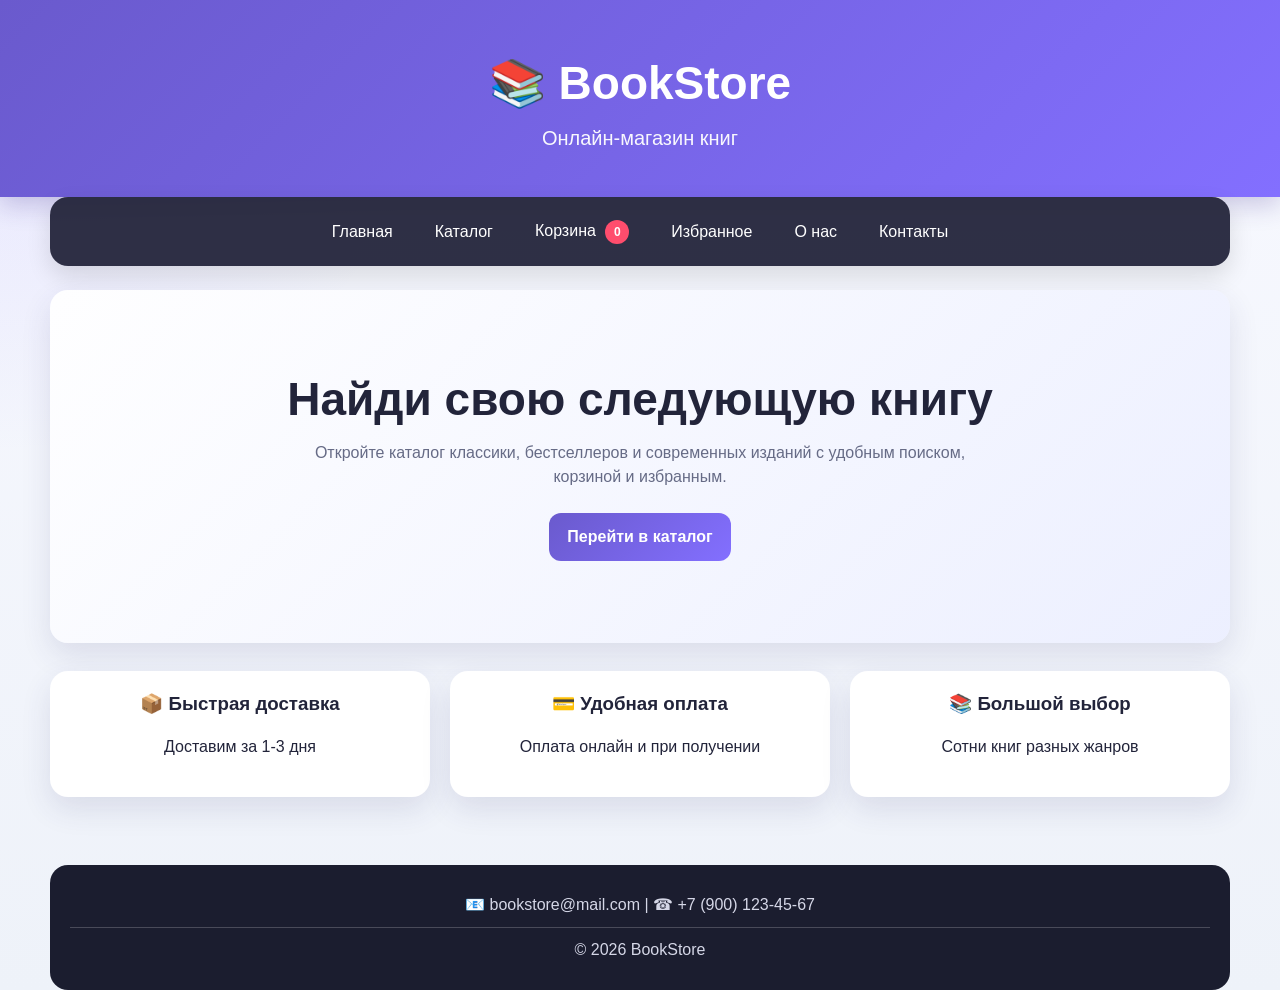
<file: index.html>
<!doctype html>
<html lang="ru">
  <head>
    <meta charset="UTF-8" />
    <meta name="viewport" content="width=device-width, initial-scale=1.0" />
    <title>Книжный магазин</title>
    <link rel="stylesheet" href="style.css" />
  </head>
  <body>
    <header class="header">
      <h1>📚 BookStore</h1>
      <p>Онлайн-магазин книг</p>
    </header>

    <nav class="nav">
      <a href="index.html">Главная</a>
      <a href="catalog.html">Каталог</a>
      <a href="cart.html">
        Корзина <span id="cart-count" class="cart-count">0</span>
      </a>
      <a href="favorites.html">Избранное</a>
      <a href="about.html">О нас</a>
      <a href="contacts.html">Контакты</a>
    </nav>

    <section class="hero">
      <h2>Найди свою следующую книгу</h2>
      <p>Откройте каталог классики, бестселлеров и современных изданий с удобным поиском, корзиной и избранным.</p>
      <a href="catalog.html" class="btn">Перейти в каталог</a>
    </section>

<section class="features">
      <div class="feature">
        <h3>📦 Быстрая доставка</h3>
        <p>Доставим за 1-3 дня</p>
      </div>
      <div class="feature">
        <h3>💳 Удобная оплата</h3>
        <p>Оплата онлайн и при получении</p>
      </div>
      <div class="feature">
        <h3>📚 Большой выбор</h3>
        <p>Сотни книг разных жанров</p>
      </div>
    </section>

<footer class="footer">
  <div class="footer-info">
    📧 bookstore@mail.com | ☎ +7 (900) 123-45-67
  </div>
    <div class="foot">© 2026 BookStore</div>
</footer>
    <script src="script.js"></script>
  </body>
</html>
</file>
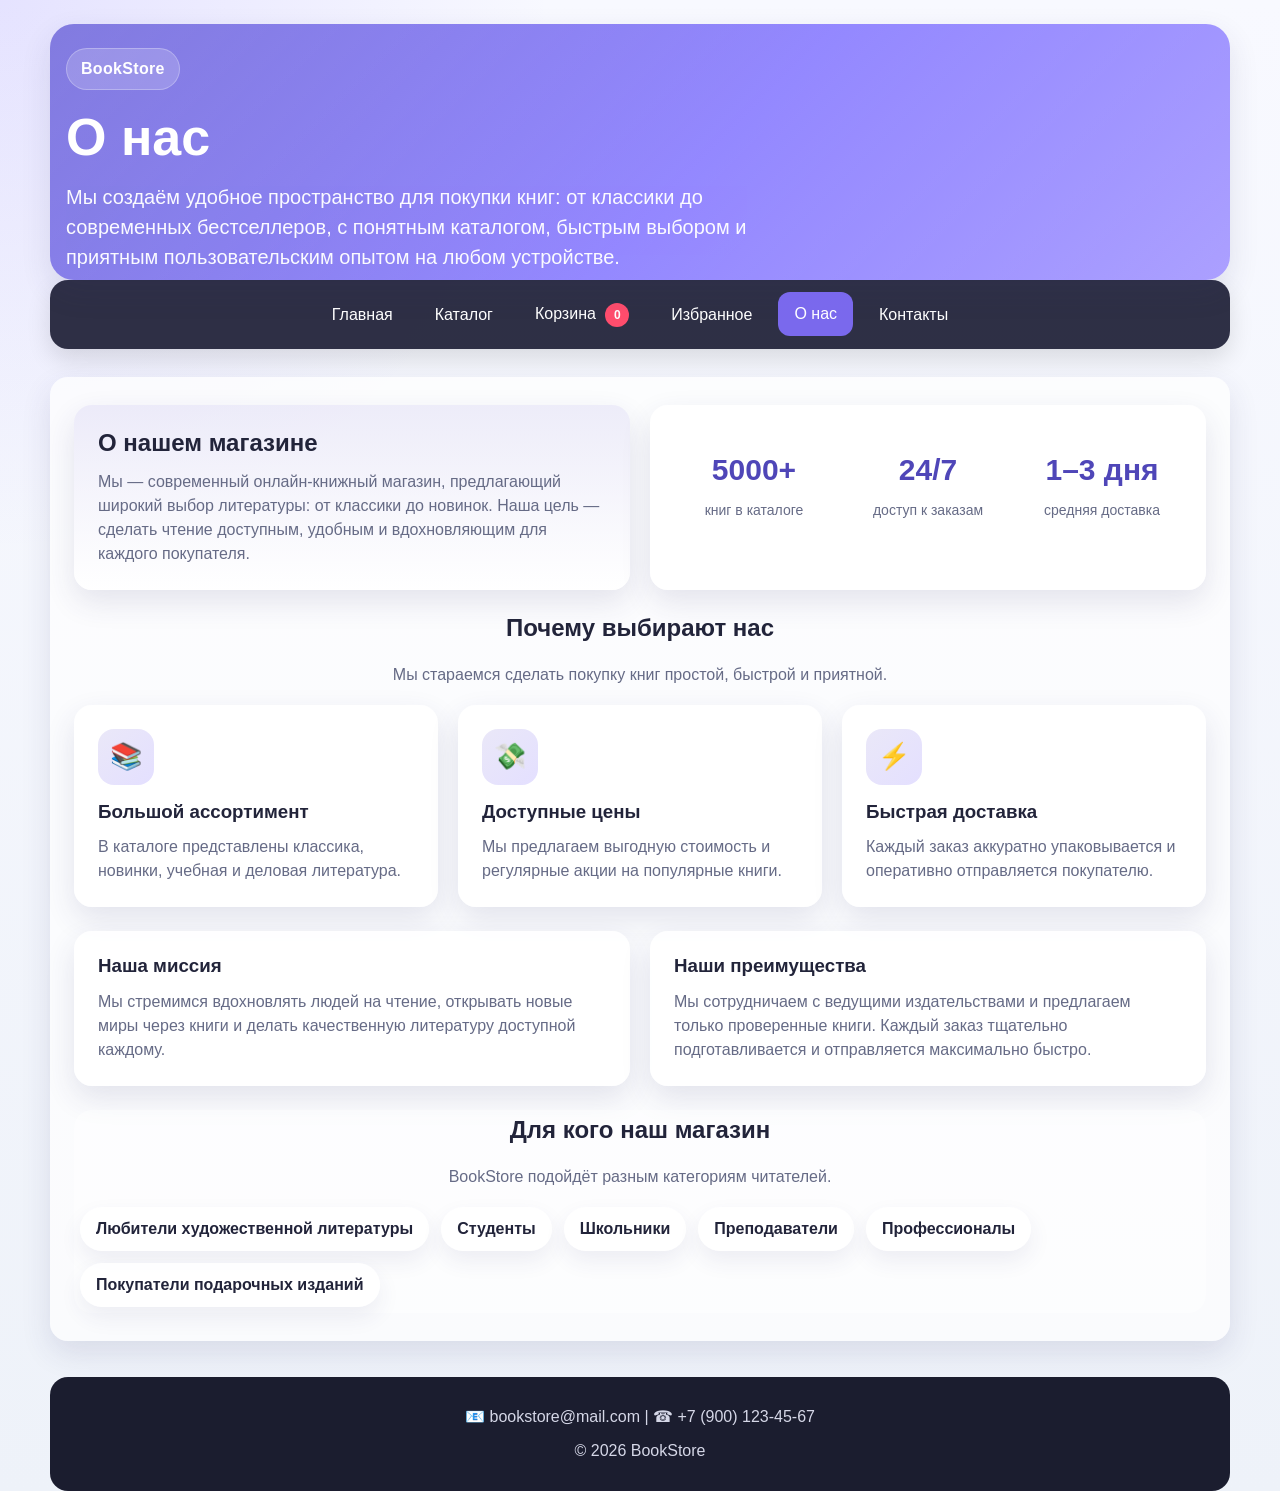
<file: about.html>
<!doctype html>
<html lang="ru">
  <head>
    <meta charset="UTF-8" />
    <meta name="viewport" content="width=device-width, initial-scale=1.0" />
    <title>О нас</title>
    <link rel="stylesheet" href="style.css" />
  </head>
  <body>
    <header class="page-hero page-hero-about">
      <div class="page-hero__content">
        <span class="page-badge">BookStore</span>
        <h1>О нас</h1>
        <p>
          Мы создаём удобное пространство для покупки книг: от классики до
          современных бестселлеров, с понятным каталогом, быстрым выбором и
          приятным пользовательским опытом на любом устройстве.
        </p>
      </div>
    </header>

    <nav class="nav">
      <a href="index.html">Главная</a>
      <a href="catalog.html">Каталог</a>
      <a href="cart.html">Корзина <span id="cart-count" class="cart-count">0</span></a>
      <a href="favorites.html">Избранное</a>
      <a href="about.html" aria-current="page">О нас</a>
      <a href="contacts.html">Контакты</a>
    </nav>

    <main class="container page-shell">
      <section class="about-intro card-grid card-grid--two">
        <article class="info-card info-card--highlight">
          <h2>О нашем магазине</h2>
          <p>
            Мы — современный онлайн-книжный магазин, предлагающий широкий выбор
            литературы: от классики до новинок. Наша цель — сделать чтение
            доступным, удобным и вдохновляющим для каждого покупателя.
          </p>
        </article>

        <article class="stats-panel">
          <div class="stat-item">
            <strong>5000+</strong>
            <span>книг в каталоге</span>
          </div>
          <div class="stat-item">
            <strong>24/7</strong>
            <span>доступ к заказам</span>
          </div>
          <div class="stat-item">
            <strong>1–3 дня</strong>
            <span>средняя доставка</span>
          </div>
        </article>
      </section>

      <section class="section-block">
        <div class="section-heading">
          <h2>Почему выбирают нас</h2>
          <p>Мы стараемся сделать покупку книг простой, быстрой и приятной.</p>
        </div>

        <div class="card-grid card-grid--three">
          <article class="info-card icon-card">
            <div class="icon-circle">📚</div>
            <h3>Большой ассортимент</h3>
            <p>В каталоге представлены классика, новинки, учебная и деловая литература.</p>
          </article>
          <article class="info-card icon-card">
            <div class="icon-circle">💸</div>
            <h3>Доступные цены</h3>
            <p>Мы предлагаем выгодную стоимость и регулярные акции на популярные книги.</p>
          </article>
          <article class="info-card icon-card">
            <div class="icon-circle">⚡</div>
            <h3>Быстрая доставка</h3>
            <p>Каждый заказ аккуратно упаковывается и оперативно отправляется покупателю.</p>
          </article>
        </div>
      </section>

      <section class="section-block card-grid card-grid--two">
        <article class="info-card">
          <h3>Наша миссия</h3>
          <p>
            Мы стремимся вдохновлять людей на чтение, открывать новые миры через
            книги и делать качественную литературу доступной каждому.
          </p>
        </article>
        <article class="info-card">
          <h3>Наши преимущества</h3>
          <p>
            Мы сотрудничаем с ведущими издательствами и предлагаем только
            проверенные книги. Каждый заказ тщательно подготавливается и
            отправляется максимально быстро.
          </p>
        </article>
      </section>

      <section class="section-block audience-block">
        <div class="section-heading">
          <h2>Для кого наш магазин</h2>
          <p>BookStore подойдёт разным категориям читателей.</p>
        </div>
        <div class="tag-list">
          <span>Любители художественной литературы</span>
          <span>Студенты</span>
          <span>Школьники</span>
          <span>Преподаватели</span>
          <span>Профессионалы</span>
          <span>Покупатели подарочных изданий</span>
        </div>
      </section>
    </main>

    <footer>
      <div class="footer-info">📧 bookstore@mail.com | ☎ +7 (900) 123-45-67</div>
      © 2026 BookStore
    </footer>
  </body>
</html>
</file>
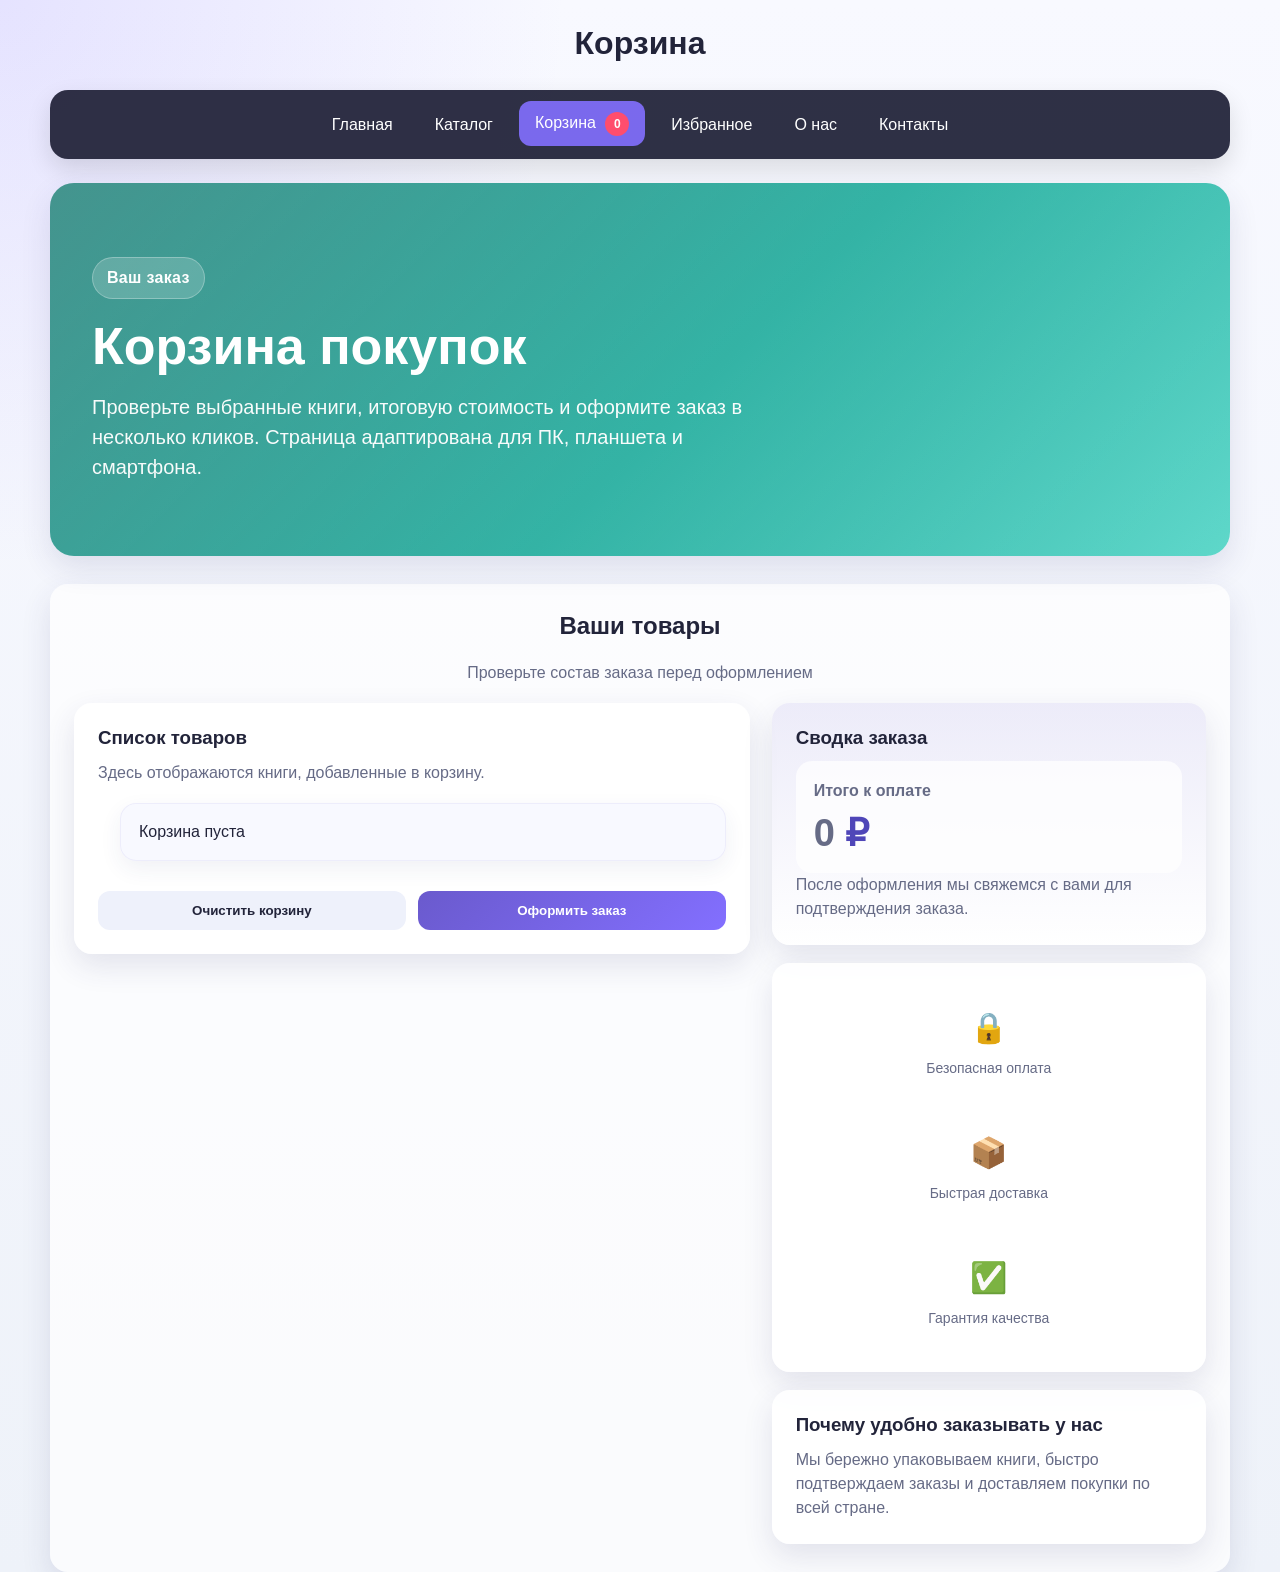
<file: cart.html>
<!doctype html>
<html lang="ru">
  <head>
    <meta charset="UTF-8" />
    <meta name="viewport" content="width=device-width, initial-scale=1.0" />
    <title>Корзина</title>
    <link rel="stylesheet" href="style.css" />
  </head>
  <body>
    <header><h1>Корзина</h1></header>
    <nav class="nav">
      <a href="index.html">Главная</a>
      <a href="catalog.html">Каталог</a>
      <a href="cart.html" aria-current="page">
        Корзина <span id="cart-count" class="cart-count">0</span>
      </a>
      <a href="favorites.html">Избранное</a>
      <a href="about.html">О нас</a>
      <a href="contacts.html">Контакты</a>
    </nav>

    <section class="page-hero page-hero-cart">
      <div class="page-hero__content">
        <span class="page-badge">Ваш заказ</span>
        <h1>Корзина покупок</h1>
        <p>
          Проверьте выбранные книги, итоговую стоимость и оформите заказ в несколько
          кликов. Страница адаптирована для ПК, планшета и смартфона.
        </p>
      </div>
    </section>

    <main class="container page-shell">
      <section class="section-block">
        <div class="section-heading">
          <h2>Ваши товары</h2>
          <p>Проверьте состав заказа перед оформлением</p>
        </div>

        <div class="cart-layout">
          <section class="cart-main info-card">
            <div class="cart-list-head">
              <h3>Список товаров</h3>
              <p>Здесь отображаются книги, добавленные в корзину.</p>
            </div>

            <ul id="cart-items" class="cart-items-list"></ul>

            <div class="cart-actions">
              <button class="btn-secondary" onclick="clearCart()">Очистить корзину</button>
              <button onclick="openCheckout()">Оформить заказ</button>
            </div>
          </section>

          <aside class="cart-summary">
            <div class="info-card info-card--highlight">
              <h3>Сводка заказа</h3>
              <div class="order-total">
                <span>Итого к оплате</span>
                <strong><span id="total"></span> ₽</strong>
              </div>
              <div class="summary-note">
                <p>После оформления мы свяжемся с вами для подтверждения заказа.</p>
              </div>
            </div>

            <div class="stats-panel cart-benefits">
              <div class="stat-item">
                <strong>🔒</strong>
                <span>Безопасная оплата</span>
              </div>
              <div class="stat-item">
                <strong>📦</strong>
                <span>Быстрая доставка</span>
              </div>
              <div class="stat-item">
                <strong>✅</strong>
                <span>Гарантия качества</span>
              </div>
            </div>

            <div class="info-card">
              <h3>Почему удобно заказывать у нас</h3>
              <p>
                Мы бережно упаковываем книги, быстро подтверждаем заказы и
                доставляем покупки по всей стране.
              </p>
            </div>
          </aside>
        </div>
      </section>

      <div id="popup" class="popup"></div>
    </main>

    <div id="modal" class="modal">
      <div class="modal-content modal-content--checkout">
        <h3>Оформление заказа</h3>
        <p class="modal-text">Оставьте номер телефона, и мы свяжемся с вами для подтверждения.</p>
        <input id="phone" placeholder="Телефон" />
        <div class="modal-actions">
          <button onclick="submitOrder()">Отправить</button>
          <button class="btn-secondary" onclick="closeModal()">Закрыть</button>
        </div>
      </div>
    </div>

    <script src="script.js"></script>
  </body>
</html>
</file>
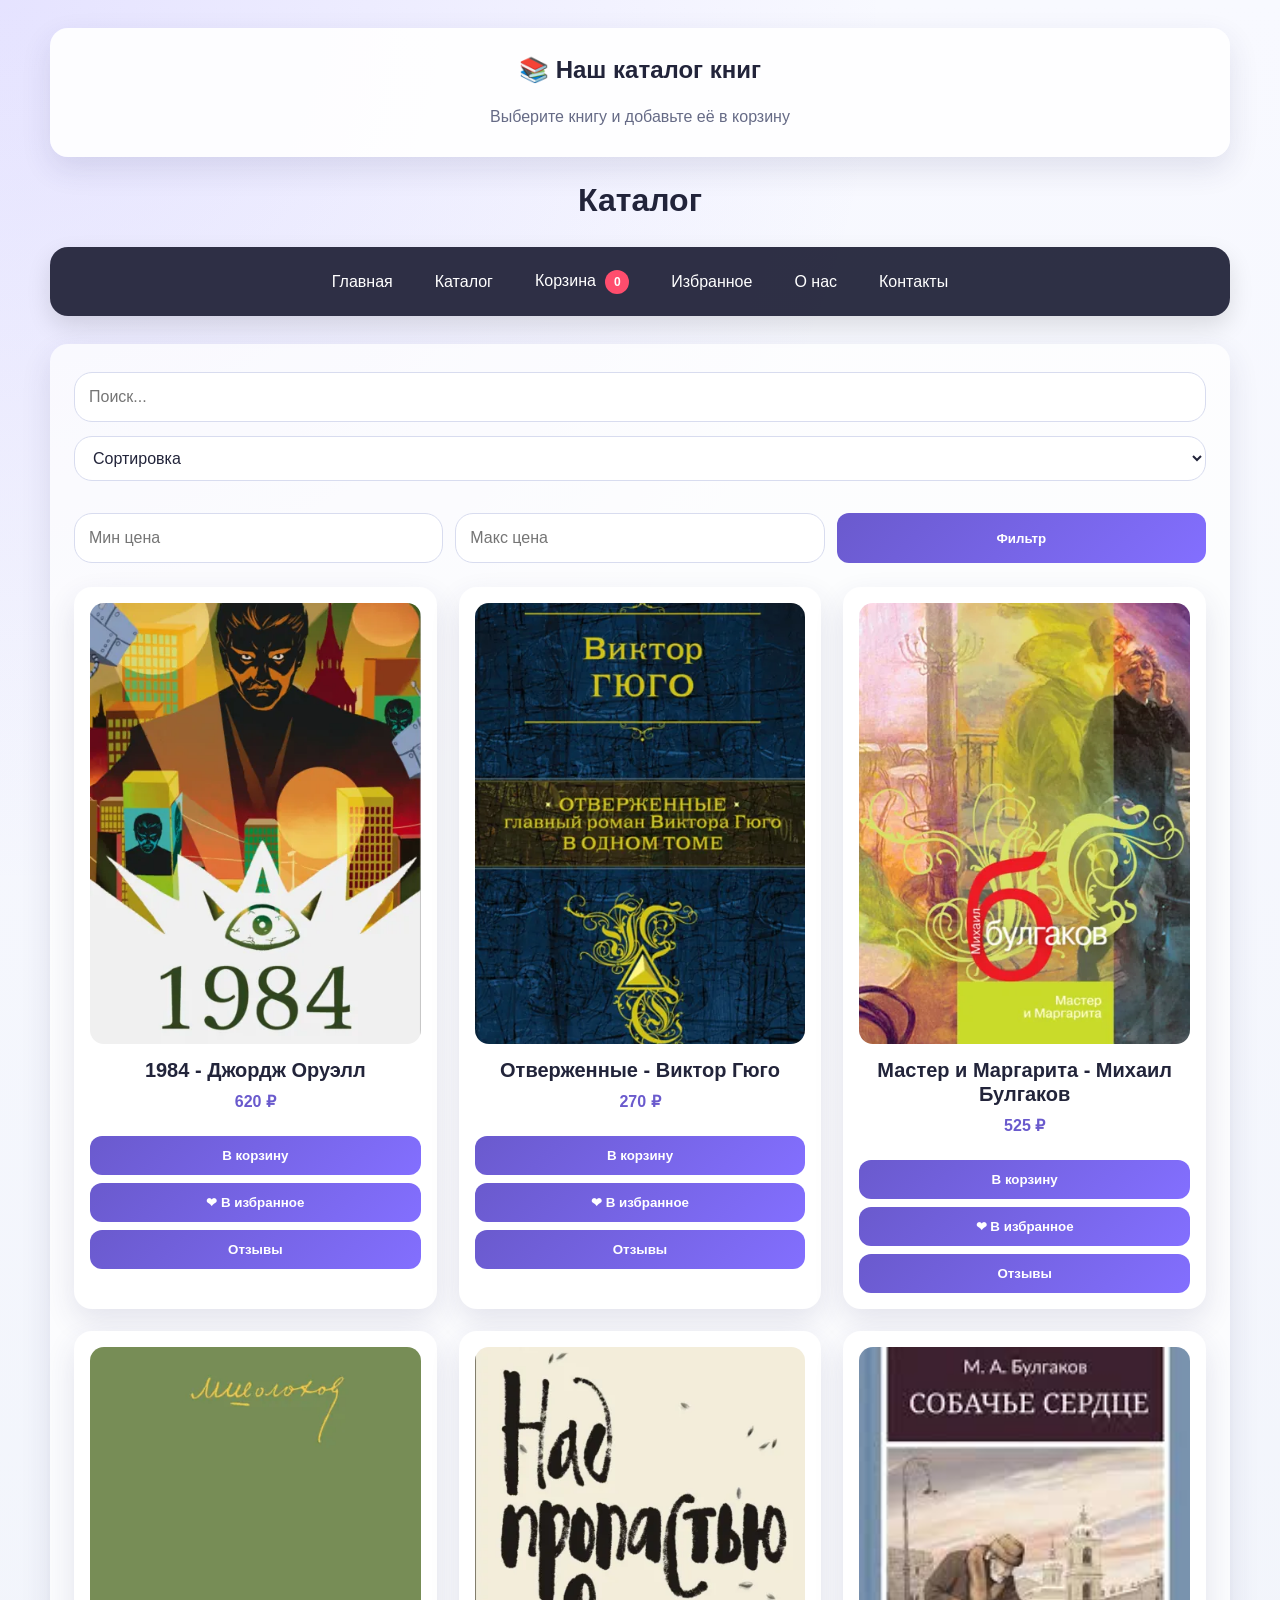
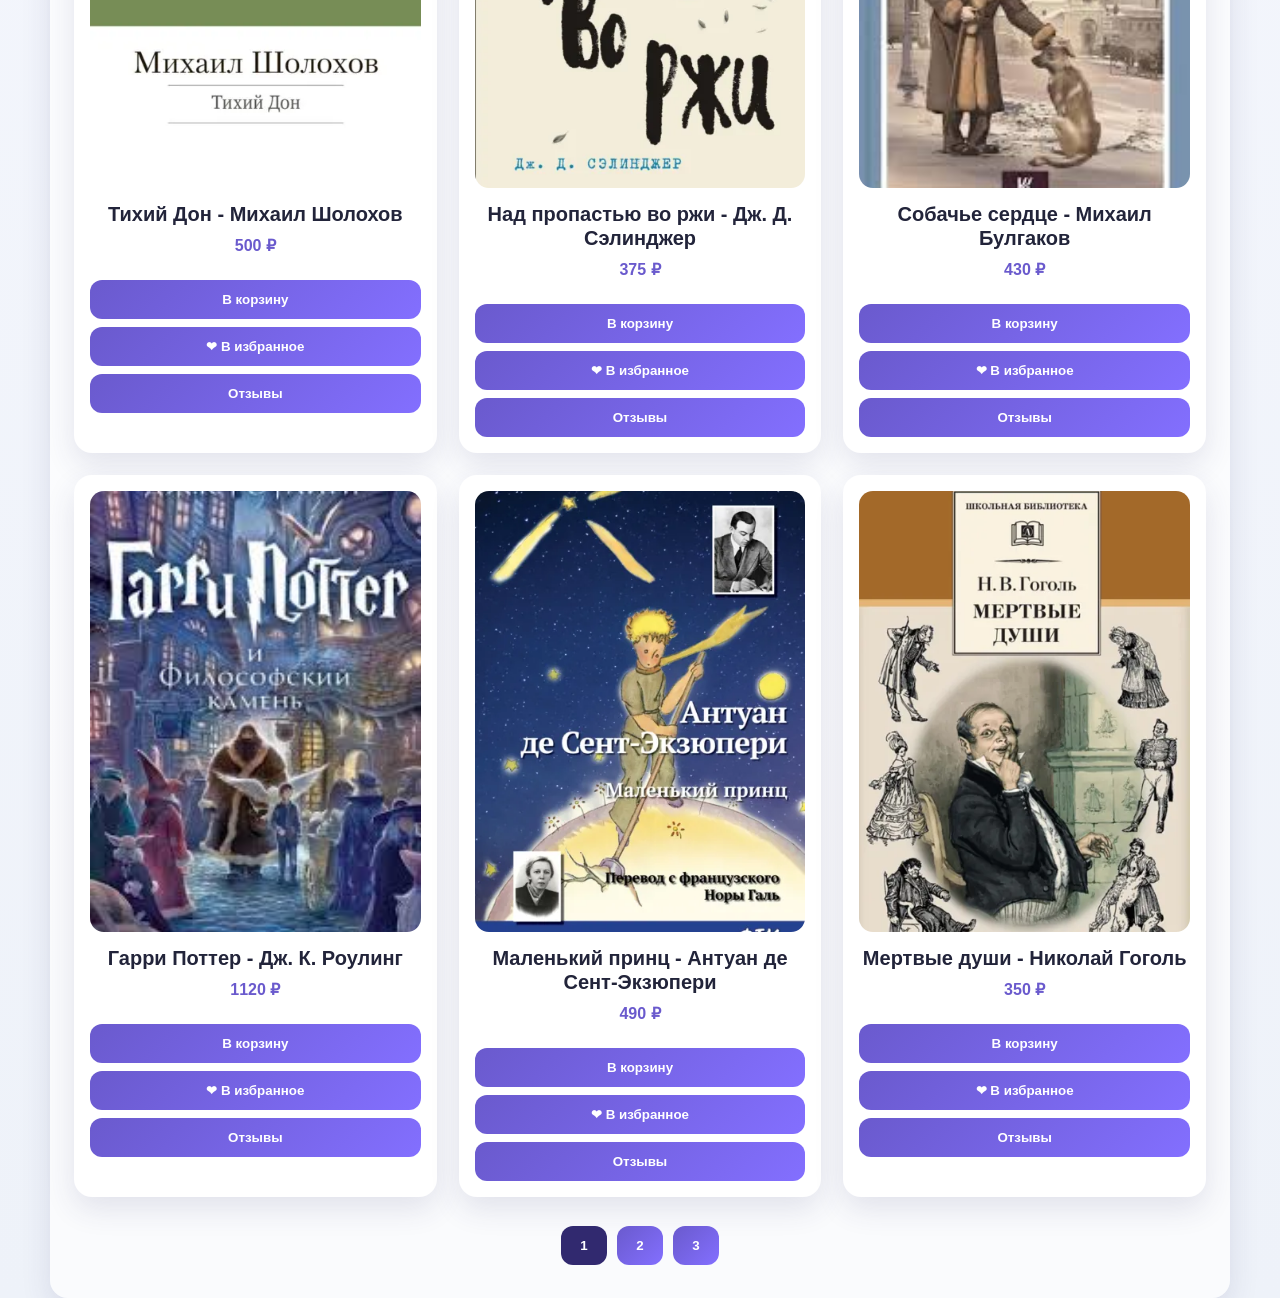
<file: catalog.html>
<!doctype html>
<html lang="ru">
  <head>
    <meta charset="UTF-8" />
    <meta name="viewport" content="width=device-width, initial-scale=1.0" />
    <title>Каталог</title>
    <link rel="stylesheet" href="style.css" />
  </head>
  <body>
    <div class="catalog-header">
      <h2>📚 Наш каталог книг</h2>
      <p>Выберите книгу и добавьте её в корзину</p>
    </div>
    <header><h1>Каталог</h1></header>
    <nav class="nav">
      <a href="index.html">Главная</a>
      <a href="catalog.html">Каталог</a>
      <a href="cart.html">
        Корзина <span id="cart-count" class="cart-count">0</span>
      </a>
      <a href="favorites.html">Избранное</a>
      <a href="about.html">О нас</a>
      <a href="contacts.html">Контакты</a>
    </nav>

    <div class="container">
      <input
        type="text"
        id="search"
        placeholder="Поиск..."
        oninput="searchBooks()"
      />
      <select onchange="sortBooks(this.value)">
        <option value="">Сортировка</option>
        <option value="price">Сначала дешевые</option>
        <option value="priceDesc">Сначала дорогие</option>
        <option value="alpha">По алфавиту (А-Я)</option>
      </select>
<div class="filters">
  <input type="number" id="minPrice" placeholder="Мин цена">
  <input type="number" id="maxPrice" placeholder="Макс цена">
  <button onclick="applyFilters()">Фильтр</button>
</div>
      <div class="books" id="book-list"></div>

      <div id="pagination" class="pagination"></div>

      <div id="reviewModal" class="modal">
  <div class="modal-content">
    <h3>Отзывы</h3>
    <div id="reviewList"></div>

    <input id="reviewName" placeholder="Имя"><br><br>
    <textarea id="reviewText" placeholder="Отзыв"></textarea><br><br>

    <button onclick="addReview()">Добавить</button>
    <button onclick="closeReview()">Закрыть</button>
  </div>
</div>
    </div>
    <div id="popup" class="popup"></div>
    <script src="script.js"></script>
  </body>
</html>
</file>
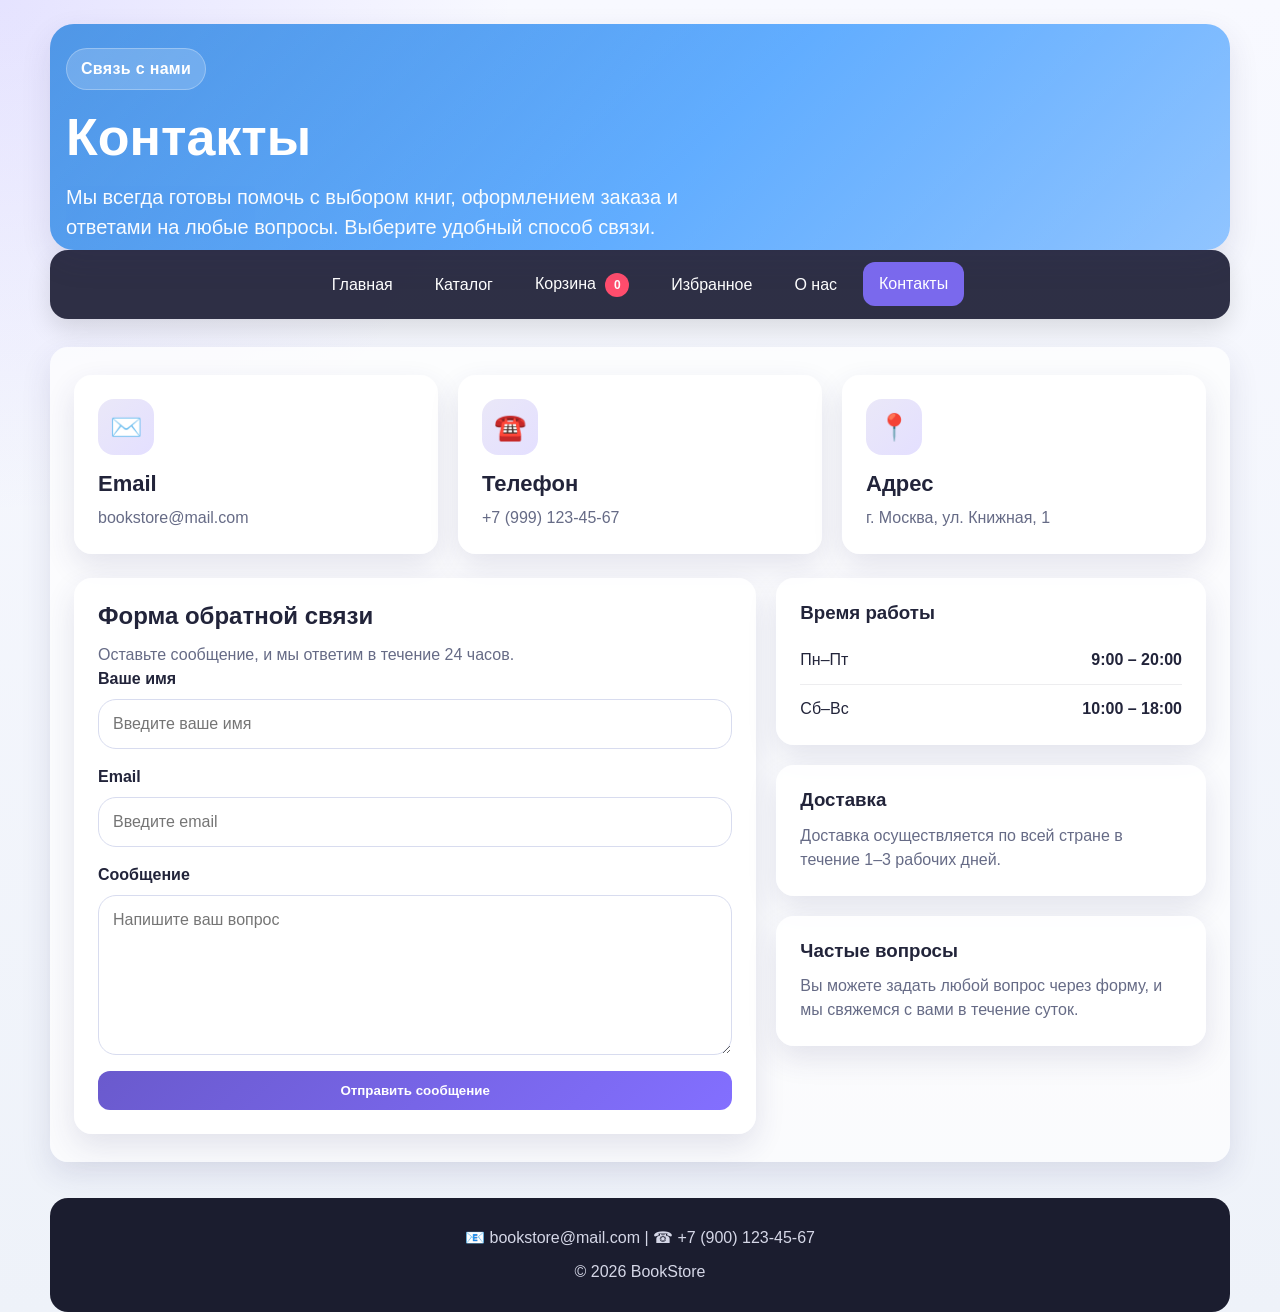
<file: contacts.html>
<!doctype html>
<html lang="ru">
  <head>
    <meta charset="UTF-8" />
    <meta name="viewport" content="width=device-width, initial-scale=1.0" />
    <title>Контакты</title>
    <link rel="stylesheet" href="style.css" />
  </head>
  <body>
    <header class="page-hero page-hero-contacts">
      <div class="page-hero__content">
        <span class="page-badge">Связь с нами</span>
        <h1>Контакты</h1>
        <p>
          Мы всегда готовы помочь с выбором книг, оформлением заказа и ответами
          на любые вопросы. Выберите удобный способ связи.
        </p>
      </div>
    </header>

    <nav class="nav">
      <a href="index.html">Главная</a>
      <a href="catalog.html">Каталог</a>
      <a href="cart.html">Корзина <span id="cart-count" class="cart-count">0</span></a>
      <a href="favorites.html">Избранное</a>
      <a href="about.html">О нас</a>
      <a href="contacts.html" aria-current="page">Контакты</a>
    </nav>

    <main class="container page-shell">
      <section class="card-grid card-grid--three contact-cards">
        <article class="info-card icon-card">
          <div class="icon-circle">✉️</div>
          <h2>Email</h2>
          <p>bookstore@mail.com</p>
        </article>
        <article class="info-card icon-card">
          <div class="icon-circle">☎️</div>
          <h2>Телефон</h2>
          <p>+7 (999) 123-45-67</p>
        </article>
        <article class="info-card icon-card">
          <div class="icon-circle">📍</div>
          <h2>Адрес</h2>
          <p>г. Москва, ул. Книжная, 1</p>
        </article>
      </section>

      <section class="contact-layout">
        <article class="info-card form-card">
          <div class="section-heading section-heading--left">
            <h2>Форма обратной связи</h2>
            <p>Оставьте сообщение, и мы ответим в течение 24 часов.</p>
          </div>
          <form class="contact-form" onsubmit="sendForm(event)">
            <label>
              <span>Ваше имя</span>
              <input type="text" placeholder="Введите ваше имя" required />
            </label>
            <label>
              <span>Email</span>
              <input type="email" placeholder="Введите email" required />
            </label>
            <label>
              <span>Сообщение</span>
              <textarea placeholder="Напишите ваш вопрос" required></textarea>
            </label>
            <button type="submit">Отправить сообщение</button>
          </form>
        </article>

        <aside class="contact-side">
          <article class="info-card schedule-card">
            <h3>Время работы</h3>
            <div class="schedule-row"><span>Пн–Пт</span><strong>9:00 – 20:00</strong></div>
            <div class="schedule-row"><span>Сб–Вс</span><strong>10:00 – 18:00</strong></div>
          </article>

          <article class="info-card">
            <h3>Доставка</h3>
            <p>Доставка осуществляется по всей стране в течение 1–3 рабочих дней.</p>
          </article>

          <article class="info-card">
            <h3>Частые вопросы</h3>
            <p>Вы можете задать любой вопрос через форму, и мы свяжемся с вами в течение суток.</p>
          </article>
        </aside>
      </section>
    </main>

    <footer>
      <div class="footer-info">📧 bookstore@mail.com | ☎ +7 (900) 123-45-67</div>
      © 2026 BookStore
    </footer>

    <div id="popup" class="popup"></div>
    <script src="script.js"></script>
  </body>
</html>
</file>
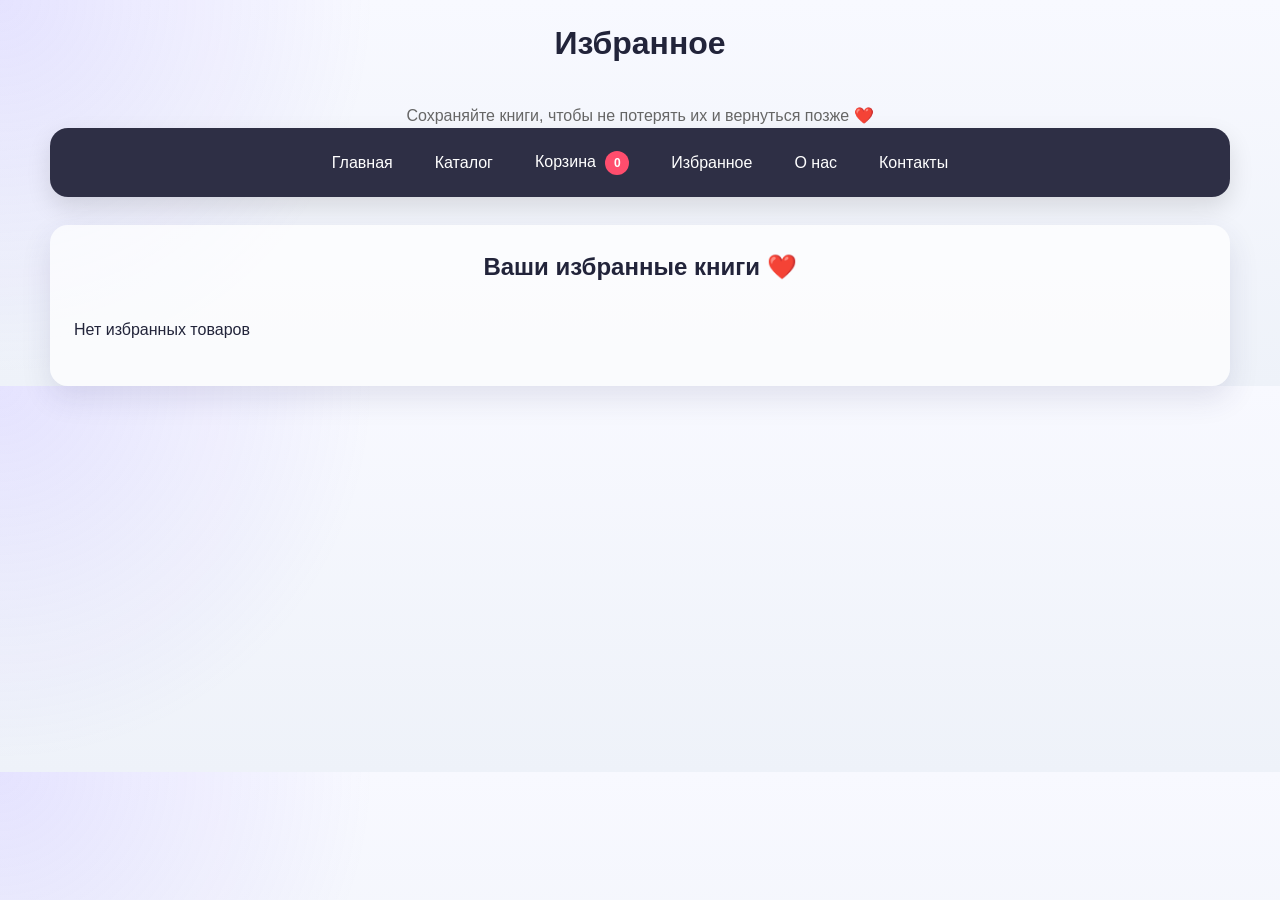
<file: favorites.html>
<!DOCTYPE html>
<html lang="ru">
<head>
  <meta charset="UTF-8">
  <meta name="viewport" content="width=device-width, initial-scale=1.0">
  <title>Избранное</title>
  <link rel="stylesheet" href="style.css">
</head>
<body>

<header><h1>Избранное</h1></header>
<p style="text-align:center; color:#666;">
Сохраняйте книги, чтобы не потерять их и вернуться позже ❤️
</p>

<nav class="nav">
  <a href="index.html">Главная</a>
  <a href="catalog.html">Каталог</a>
  <a href="cart.html">
    Корзина <span id="cart-count" class="cart-count">0</span>
  </a>
  <a href="favorites.html">Избранное</a>
  <a href="about.html">О нас</a>
  <a href="contacts.html">Контакты</a>
</nav>

<div class="container">
  <h2>Ваши избранные книги ❤️</h2>
  <div id="fav-list" class="books"></div>
</div>

<script src="script.js"></script>
</body>
</html>
</file>
<file: style.css>
* {
  box-sizing: border-box;
}

:root {
  --bg: #f5f7fb;
  --surface: #ffffff;
  --surface-soft: #f8f9ff;
  --text: #22243a;
  --muted: #666b86;
  --accent: #6a5acd;
  --accent-2: #836fff;
  --accent-dark: #4f46b8;
  --shadow: 0 12px 30px rgba(46, 52, 110, 0.12);
  --radius: 18px;
  --container: 1180px;
}

html {
  scroll-behavior: smooth;
}

body {
  margin: 0;
  min-width: 320px;
  font-family: Arial, Helvetica, sans-serif;
  line-height: 1.5;
  color: var(--text);
  background:
    radial-gradient(circle at top left, rgba(131, 111, 255, 0.16), transparent 28%),
    linear-gradient(180deg, #f8f9ff 0%, #eef2f9 100%);
}

a {
  color: inherit;
}

img {
  display: block;
  width: 100%;
  max-width: 100%;
  height: auto;
}

h1,
h2,
h3 {
  margin-top: 0;
  line-height: 1.2;
}

h1,
h2 {
  text-align: center;
  margin-bottom: 20px;
}

header:not(.header) {
  padding: 24px 16px 8px;
}

.header {
  background: linear-gradient(135deg, var(--accent), var(--accent-2));
  color: #fff;
  text-align: center;
  padding: 56px 20px 44px;
  box-shadow: 0 8px 24px rgba(57, 41, 143, 0.24);
}

.header h1 {
  margin: 0;
  font-size: clamp(30px, 5vw, 46px);
}

.header p {
  margin: 12px 0 0;
  opacity: 0.95;
  font-size: clamp(16px, 2vw, 20px);
}

.catalog-header,
.container,
.hero,
.features,
footer {
  width: min(calc(100% - 32px), var(--container));
  margin-left: auto;
  margin-right: auto;
}

.catalog-header,
.container,
.feature,
.book,
.modal-content,
.cart-info,
.hero,
footer,
.nav,
input,
select,
textarea {
  border-radius: var(--radius);
}

.catalog-header {
  margin-top: 28px;
  text-align: center;
  background: rgba(255, 255, 255, 0.92);
  padding: 28px 22px;
  box-shadow: var(--shadow);
}

.catalog-header p {
  margin: 0;
  color: var(--muted);
}

.nav {
  display: flex;
  justify-content: center;
  align-items: center;
  flex-wrap: wrap;
  gap: 10px;
  width: min(calc(100% - 32px), var(--container));
  margin: 0 auto;
  padding: 12px;
  background: rgba(34, 36, 58, 0.94);
  box-shadow: 0 10px 25px rgba(0, 0, 0, 0.12);
}

.nav a {
  color: #fff;
  padding: 10px 16px;
  text-decoration: none;
  border-radius: 12px;
  transition: background-color 0.25s ease, transform 0.25s ease;
  white-space: nowrap;
}

.nav a:hover,
.nav a:focus-visible,
.nav a[aria-current="page"] {
  background: rgba(131, 111, 255, 0.9);
  transform: translateY(-1px);
  outline: none;
}

.hero {
  margin-top: 24px;
  padding: clamp(36px, 7vw, 82px) clamp(18px, 3vw, 42px);
  text-align: center;
  background: linear-gradient(135deg, rgba(255, 255, 255, 0.95), rgba(236, 239, 255, 0.95));
  box-shadow: var(--shadow);
}

.hero h2 {
  font-size: clamp(28px, 4vw, 46px);
  margin-bottom: 14px;
}

.hero p {
  max-width: 700px;
  margin: 0 auto 24px;
  color: var(--muted);
}

.btn,
button {
  appearance: none;
  -webkit-appearance: none;
  background: linear-gradient(135deg, var(--accent), var(--accent-2));
  color: #fff;
  padding: 12px 18px;
  border-radius: 12px;
  border: none;
  cursor: pointer;
  transition: transform 0.25s ease, box-shadow 0.25s ease, filter 0.25s ease;
  font-weight: 700;
  text-decoration: none;
  display: inline-flex;
  align-items: center;
  justify-content: center;
  gap: 8px;
}

button:hover,
.btn:hover,
button:focus-visible,
.btn:focus-visible {
  transform: translateY(-2px);
  box-shadow: 0 12px 24px rgba(82, 67, 183, 0.28);
  filter: brightness(1.02);
  outline: none;
}

.container {
  margin-top: 28px;
  padding: 28px 24px;
  background: rgba(255, 255, 255, 0.72);
  box-shadow: var(--shadow);
}

.features {
  display: grid;
  grid-template-columns: repeat(3, minmax(0, 1fr));
  gap: 20px;
  padding: 0 0 32px;
  margin-top: 28px;
}

.feature {
  background: var(--surface);
  padding: 22px;
  text-align: center;
  box-shadow: var(--shadow);
}

.books {
  display: grid;
  grid-template-columns: repeat(3, minmax(0, 1fr));
  gap: 22px;
}

.book {
  background: var(--surface);
  padding: 16px;
  box-shadow: var(--shadow);
  text-align: center;
  transition: transform 0.25s ease, box-shadow 0.25s ease;
  min-width: 0;
}

.book:hover {
  transform: translateY(-5px);
}

.book img {
  aspect-ratio: 3 / 4;
  object-fit: cover;
  border-radius: 14px;
  background: #eef0f9;
}

.book h3 {
  margin: 14px 0 8px;
  font-size: 20px;
}

.book p {
  margin: 0 0 14px;
  font-weight: 700;
  color: var(--accent);
}

.book button {
  width: 100%;
  margin-top: 8px;
}

input,
select,
textarea {
  width: 100%;
  padding: 12px 14px;
  border: 1px solid #d8dcef;
  background: #fff;
  color: var(--text);
  font: inherit;
}

input:focus,
select:focus,
textarea:focus {
  outline: 2px solid rgba(106, 90, 205, 0.25);
  border-color: var(--accent);
}

#search,
select {
  margin-bottom: 14px;
}

.filters {
  display: grid;
  grid-template-columns: repeat(3, minmax(0, 1fr));
  gap: 12px;
  margin: 18px 0 24px;
}

.pagination {
  text-align: center;
  margin-top: 24px;
}

.pagination button {
  margin: 5px;
  min-width: 46px;
}

.popup {
  position: fixed;
  top: 16px;
  right: 16px;
  z-index: 1000;
  max-width: min(92vw, 320px);
  background: #2e9d57;
  color: #fff;
  padding: 14px 16px;
  border-radius: 12px;
  display: none;
  box-shadow: 0 12px 30px rgba(46, 157, 87, 0.28);
}

.cart-count {
  display: inline-flex;
  align-items: center;
  justify-content: center;
  min-width: 24px;
  height: 24px;
  background: #ff4d6d;
  color: #fff;
  border-radius: 999px;
  padding: 0 7px;
  margin-left: 5px;
  font-size: 12px;
  font-weight: 700;
}

#cart-items {
  padding-left: 22px;
}

#cart-items li {
  margin-bottom: 12px;
  word-break: break-word;
}

.cart-info {
  margin-top: 20px;
  background: var(--surface);
  padding: 18px;
  text-align: center;
}

.modal {
  position: fixed;
  inset: 0;
  padding: 16px;
  background: rgba(0, 0, 0, 0.5);
  display: none;
  justify-content: center;
  align-items: center;
  z-index: 1100;
}

.modal-content {
  background: #fff;
  padding: 24px;
  width: min(100%, 520px);
  max-height: 90vh;
  overflow: auto;
  text-align: center;
  box-shadow: var(--shadow);
}

footer {
  text-align: center;
  padding: 28px 20px;
  background: #1b1d2f;
  color: #d5d7e7;
  margin-top: 36px;
}

.footer-info {
  margin-bottom: 10px;
}

.foot {
  padding-top: 10px;
  border-top: 1px solid rgba(255, 255, 255, 0.2);
}

p[style] {
  width: min(calc(100% - 32px), 850px);
  margin: 14px auto 0;
}

.page-hero {
  width: min(calc(100% - 32px), var(--container));
  margin: 24px auto 0;
  padding: clamp(34px, 7vw, 74px) clamp(18px, 4vw, 42px);
  border-radius: calc(var(--radius) + 6px);
  position: relative;
  overflow: hidden;
  box-shadow: var(--shadow);
}

.page-hero::before {
  content: "";
  position: absolute;
  inset: 0;
  background: linear-gradient(135deg, rgba(255, 255, 255, 0.22), rgba(255, 255, 255, 0.04));
  pointer-events: none;
}

.page-hero-about {
  background: linear-gradient(135deg, #5f56d7 0%, #8578ff 55%, #a89cff 100%);
  color: #fff;
}

.page-hero-contacts {
  background: linear-gradient(135deg, #1f7ae0 0%, #4ca2ff 55%, #8cc2ff 100%);
  color: #fff;
}

.page-hero-cart {
  background: linear-gradient(135deg, #0f766e 0%, #18a999 55%, #58d6c8 100%);
  color: #fff;
}

.page-hero__content {
  position: relative;
  z-index: 1;
  max-width: 760px;
}

.page-hero h1 {
  margin-bottom: 14px;
  text-align: left;
  font-size: clamp(32px, 5vw, 52px);
}

.page-hero p {
  margin: 0;
  font-size: clamp(16px, 2vw, 20px);
  max-width: 62ch;
  opacity: 0.96;
}

.page-badge {
  display: inline-flex;
  align-items: center;
  padding: 8px 14px;
  border-radius: 999px;
  margin-bottom: 16px;
  background: rgba(255, 255, 255, 0.18);
  border: 1px solid rgba(255, 255, 255, 0.28);
  font-weight: 700;
  letter-spacing: 0.02em;
}

.page-shell {
  display: grid;
  gap: 24px;
}

.section-block {
  display: grid;
  gap: 18px;
}

.section-heading {
  text-align: center;
}

.section-heading--left {
  text-align: left;
}

.section-heading p {
  margin: 0;
  color: var(--muted);
}

.card-grid {
  display: grid;
  gap: 20px;
}

.card-grid--two {
  grid-template-columns: repeat(2, minmax(0, 1fr));
}

.card-grid--three {
  grid-template-columns: repeat(3, minmax(0, 1fr));
}

.info-card,
.stats-panel {
  background: rgba(255, 255, 255, 0.92);
  border-radius: var(--radius);
  padding: 24px;
  box-shadow: var(--shadow);
}

.info-card h2,
.info-card h3,
.stats-panel h2,
.stats-panel h3 {
  text-align: left;
  margin-bottom: 12px;
}

.info-card p {
  margin: 0;
  color: var(--muted);
}

.info-card--highlight {
  background: linear-gradient(180deg, rgba(106, 90, 205, 0.1), rgba(255, 255, 255, 0.95));
}

.icon-card {
  text-align: left;
}

.icon-circle {
  width: 56px;
  height: 56px;
  border-radius: 16px;
  display: inline-flex;
  align-items: center;
  justify-content: center;
  margin-bottom: 16px;
  font-size: 26px;
  background: linear-gradient(135deg, rgba(106, 90, 205, 0.14), rgba(131, 111, 255, 0.22));
}

.stats-panel {
  display: grid;
  grid-template-columns: repeat(3, minmax(0, 1fr));
  gap: 14px;
  align-items: stretch;
}

.stat-item {
  background: var(--surface);
  border-radius: 16px;
  padding: 18px 14px;
  text-align: center;
}

.stat-item strong {
  display: block;
  font-size: clamp(20px, 3vw, 30px);
  margin-bottom: 6px;
  color: var(--accent-dark);
}

.stat-item span {
  color: var(--muted);
  font-size: 14px;
}

.audience-block {
  background: rgba(255, 255, 255, 0.36);
  border-radius: var(--radius);
  padding: 6px;
}

.tag-list {
  display: flex;
  flex-wrap: wrap;
  gap: 12px;
}

.tag-list span {
  display: inline-flex;
  align-items: center;
  min-height: 44px;
  padding: 10px 16px;
  border-radius: 999px;
  background: rgba(255, 255, 255, 0.92);
  box-shadow: 0 10px 22px rgba(46, 52, 110, 0.08);
  font-weight: 700;
}

.contact-layout {
  display: grid;
  grid-template-columns: minmax(0, 1.35fr) minmax(280px, 0.85fr);
  gap: 20px;
  align-items: start;
}

.contact-form {
  display: grid;
  gap: 16px;
}

.contact-form label {
  display: grid;
  gap: 8px;
}

.contact-form span {
  font-weight: 700;
}

.contact-form textarea {
  min-height: 160px;
  resize: vertical;
}

.contact-side {
  display: grid;
  gap: 20px;
}

.schedule-row {
  display: flex;
  justify-content: space-between;
  gap: 16px;
  padding: 12px 0;
  border-bottom: 1px solid rgba(34, 36, 58, 0.08);
}

.schedule-row:last-child {
  border-bottom: none;
  padding-bottom: 0;
}

.contact-cards .info-card h2 {
  font-size: 22px;
  margin-bottom: 8px;
}

.cart-layout {
  display: grid;
  grid-template-columns: minmax(0, 1.4fr) minmax(280px, 0.9fr);
  gap: 22px;
  align-items: start;
}

.cart-main,
.cart-summary {
  display: grid;
  gap: 18px;
}

.cart-list-head p,
.summary-note p,
.modal-text {
  margin: 0;
  color: var(--muted);
}

.cart-items-list {
  list-style: none;
  margin: 0;
  padding: 0;
  display: grid;
  gap: 12px;
}

.cart-items-list li {
  display: flex;
  align-items: flex-start;
  justify-content: space-between;
  gap: 14px;
  padding: 16px 18px;
  border-radius: 16px;
  background: rgba(248, 249, 255, 0.95);
  border: 1px solid rgba(106, 90, 205, 0.08);
  box-shadow: 0 8px 22px rgba(46, 52, 110, 0.07);
}

.cart-items-list li button {
  flex: 0 0 auto;
  width: auto;
  min-width: 44px;
  padding: 10px 14px;
}

.cart-actions {
  display: flex;
  flex-wrap: wrap;
  gap: 12px;
}

.cart-actions button {
  flex: 1 1 220px;
}

.btn-secondary {
  background: #eef1fb;
  color: var(--text);
  box-shadow: none;
}

.btn-secondary:hover,
.btn-secondary:focus-visible {
  box-shadow: 0 10px 22px rgba(46, 52, 110, 0.1);
}

.order-total {
  display: grid;
  gap: 10px;
  margin-top: 8px;
  padding: 18px;
  border-radius: 16px;
  background: rgba(255, 255, 255, 0.75);
}

.order-total span {
  color: var(--muted);
  font-weight: 700;
}

.order-total strong {
  font-size: clamp(26px, 4vw, 38px);
  line-height: 1.1;
  color: var(--accent-dark);
}

.cart-benefits {
  grid-template-columns: 1fr;
}

.modal-content--checkout {
  text-align: left;
  display: grid;
  gap: 16px;
}

.modal-content--checkout h3 {
  text-align: left;
  margin-bottom: 0;
}

.modal-actions {
  display: flex;
  flex-wrap: wrap;
  gap: 12px;
}

.modal-actions button {
  flex: 1 1 180px;
}

@media (min-width: 768px) and (max-width: 1024px) {

  .features,
  .books,
  .card-grid--three,
  .contact-cards {
    grid-template-columns: repeat(2, minmax(0, 1fr));
  }

  .stats-panel {
    grid-template-columns: 1fr;
  }

  .container,
  .catalog-header {
    padding: 24px 18px;
  }

  .contact-layout,
  .cart-layout {
    grid-template-columns: 1fr;
  }

  .cart-summary {
    grid-template-columns: repeat(2, minmax(0, 1fr));
    align-items: start;
  }

  .cart-summary .info-card:first-child {
    grid-column: 1 / -1;
  }
}

@media (max-width: 767px) {
  body {
    font-size: 15px;
  }

  .nav {
    justify-content: stretch;
    gap: 8px;
    padding: 10px;
  }

  .nav a {
    flex: 1 1 calc(50% - 8px);
    text-align: center;
    padding: 10px 12px;
  }

  .features,
  .books,
  .filters,
  .card-grid--two,
  .card-grid--three,
  .contact-cards,
  .cart-summary {
    grid-template-columns: 1fr;
  }

  .hero {
    padding: 34px 18px;
  }

  .page-hero,
  .container {
    width: min(calc(100% - 24px), var(--container));
  }

  .page-hero__content {
    max-width: none;
    text-align: center;
  }

  .page-hero h1,
  .page-hero p {
    text-align: center;
    margin-left: auto;
    margin-right: auto;
  }

  .info-card,
  .stats-panel {
    padding: 20px 18px;
  }

  .cart-layout {
    grid-template-columns: 1fr;
  }

  .cart-items-list li {
    flex-direction: column;
    align-items: stretch;
  }

  .cart-items-list li button,
  .modal-actions button {
    width: 100%;
  }

  .modal-actions {
    flex-direction: column;
  }

  .book h3 {
    font-size: 18px;
  }
}

@media (max-width: 420px) {
  .nav a {
    flex-basis: 100%;
  }

  .header {
    padding: 40px 16px 30px;
  }

  .container,
  .catalog-header,
  .hero,
  footer,
  .features,
  .page-hero {
    width: min(calc(100% - 20px), var(--container));
  }

  .container,
  .modal-content,
  .info-card,
  .stats-panel {
    padding: 18px 14px;
  }

  .btn,
  button,
  .page-badge,
  .tag-list span {
    width: 100%;
    justify-content: center;
  }

  .schedule-row {
    flex-direction: column;
    align-items: flex-start;
    gap: 6px;
  }

  .cart-list-head h3,
  .cart-summary h3 {
    font-size: 20px;
  }

  .cart-items-list li,
  .order-total {
    padding: 14px;
  }

  .popup {
    right: 10px;
    left: 10px;
    max-width: none;
  }
}
</file>
